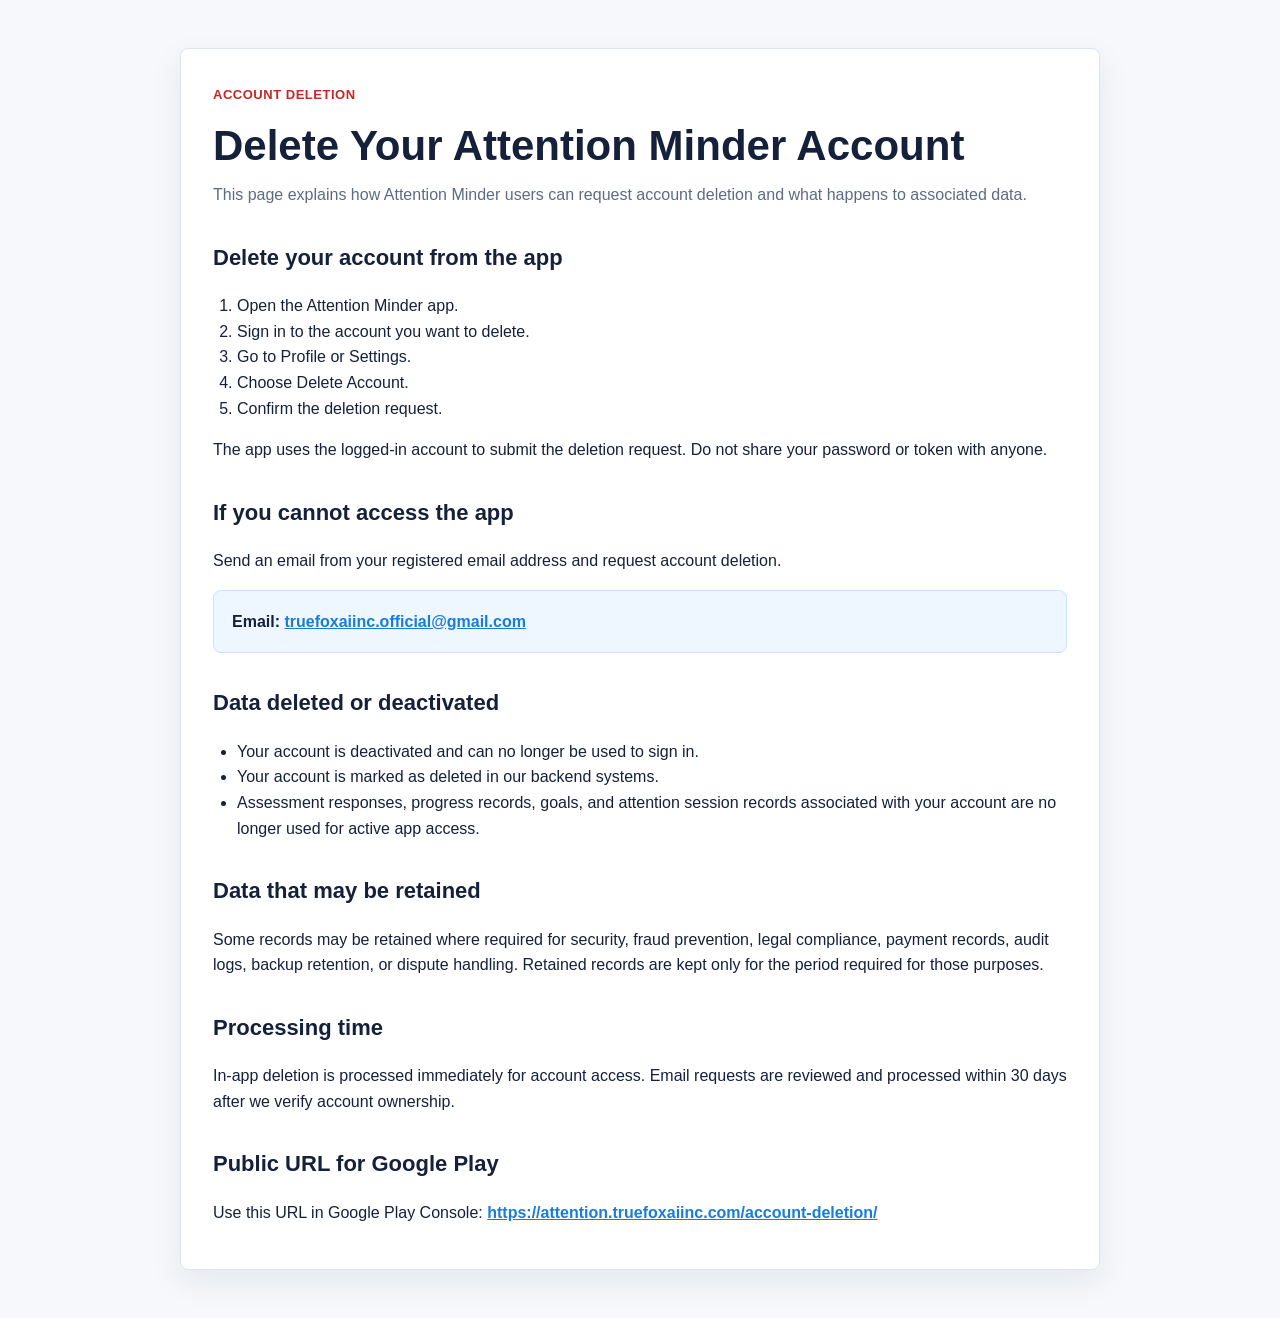
<file: templates/account_deletion.html>
<!doctype html>
<html lang="en">
<head>
    <meta charset="utf-8">
    <meta name="viewport" content="width=device-width, initial-scale=1">
    <title>Delete Your Attention Minder Account</title>
    <style>
        :root {
            color-scheme: light;
            --bg: #f6f8fb;
            --panel: #ffffff;
            --text: #15213a;
            --muted: #5d6b82;
            --border: #dce4ef;
            --brand: #177ddc;
            --danger: #c62828;
        }
        * {
            box-sizing: border-box;
        }
        body {
            margin: 0;
            background: var(--bg);
            color: var(--text);
            font-family: Arial, Helvetica, sans-serif;
            line-height: 1.6;
        }
        main {
            width: min(920px, calc(100% - 32px));
            margin: 0 auto;
            padding: 48px 0;
        }
        .panel {
            background: var(--panel);
            border: 1px solid var(--border);
            border-radius: 8px;
            padding: 32px;
            box-shadow: 0 12px 32px rgba(21, 33, 58, 0.08);
        }
        h1 {
            margin: 0 0 12px;
            font-size: clamp(28px, 4vw, 42px);
            line-height: 1.15;
        }
        h2 {
            margin-top: 32px;
            font-size: 22px;
        }
        p {
            margin: 12px 0;
        }
        ul, ol {
            padding-left: 24px;
        }
        a {
            color: var(--brand);
            font-weight: 700;
        }
        .badge {
            display: inline-block;
            margin-bottom: 16px;
            color: var(--danger);
            font-weight: 700;
            text-transform: uppercase;
            letter-spacing: 0.04em;
            font-size: 13px;
        }
        .muted {
            color: var(--muted);
        }
        .contact {
            background: #eef6ff;
            border: 1px solid #c9e2ff;
            border-radius: 8px;
            padding: 18px;
            margin-top: 16px;
        }
    </style>
</head>
<body>
    <main>
        <section class="panel">
            <span class="badge">Account deletion</span>
            <h1>Delete Your Attention Minder Account</h1>
            <p class="muted">
                This page explains how Attention Minder users can request account deletion and what happens to associated data.
            </p>

            <h2>Delete your account from the app</h2>
            <ol>
                <li>Open the Attention Minder app.</li>
                <li>Sign in to the account you want to delete.</li>
                <li>Go to Profile or Settings.</li>
                <li>Choose Delete Account.</li>
                <li>Confirm the deletion request.</li>
            </ol>
            <p>
                The app uses the logged-in account to submit the deletion request. Do not share your password or token with anyone.
            </p>

            <h2>If you cannot access the app</h2>
            <p>
                Send an email from your registered email address and request account deletion.
            </p>
            <div class="contact">
                <strong>Email:</strong>
                <a href="mailto:truefoxaiinc.official@gmail.com?subject=Attention%20Minder%20Account%20Deletion%20Request">truefoxaiinc.official@gmail.com</a>
            </div>

            <h2>Data deleted or deactivated</h2>
            <ul>
                <li>Your account is deactivated and can no longer be used to sign in.</li>
                <li>Your account is marked as deleted in our backend systems.</li>
                <li>Assessment responses, progress records, goals, and attention session records associated with your account are no longer used for active app access.</li>
            </ul>

            <h2>Data that may be retained</h2>
            <p>
                Some records may be retained where required for security, fraud prevention, legal compliance, payment records, audit logs, backup retention, or dispute handling.
                Retained records are kept only for the period required for those purposes.
            </p>

            <h2>Processing time</h2>
            <p>
                In-app deletion is processed immediately for account access. Email requests are reviewed and processed within 30 days after we verify account ownership.
            </p>

            <h2>Public URL for Google Play</h2>
            <p>
                Use this URL in Google Play Console:
                <a href="https://attention.truefoxaiinc.com/account-deletion/">https://attention.truefoxaiinc.com/account-deletion/</a>
            </p>
        </section>
    </main>
</body>
</html>
</file>
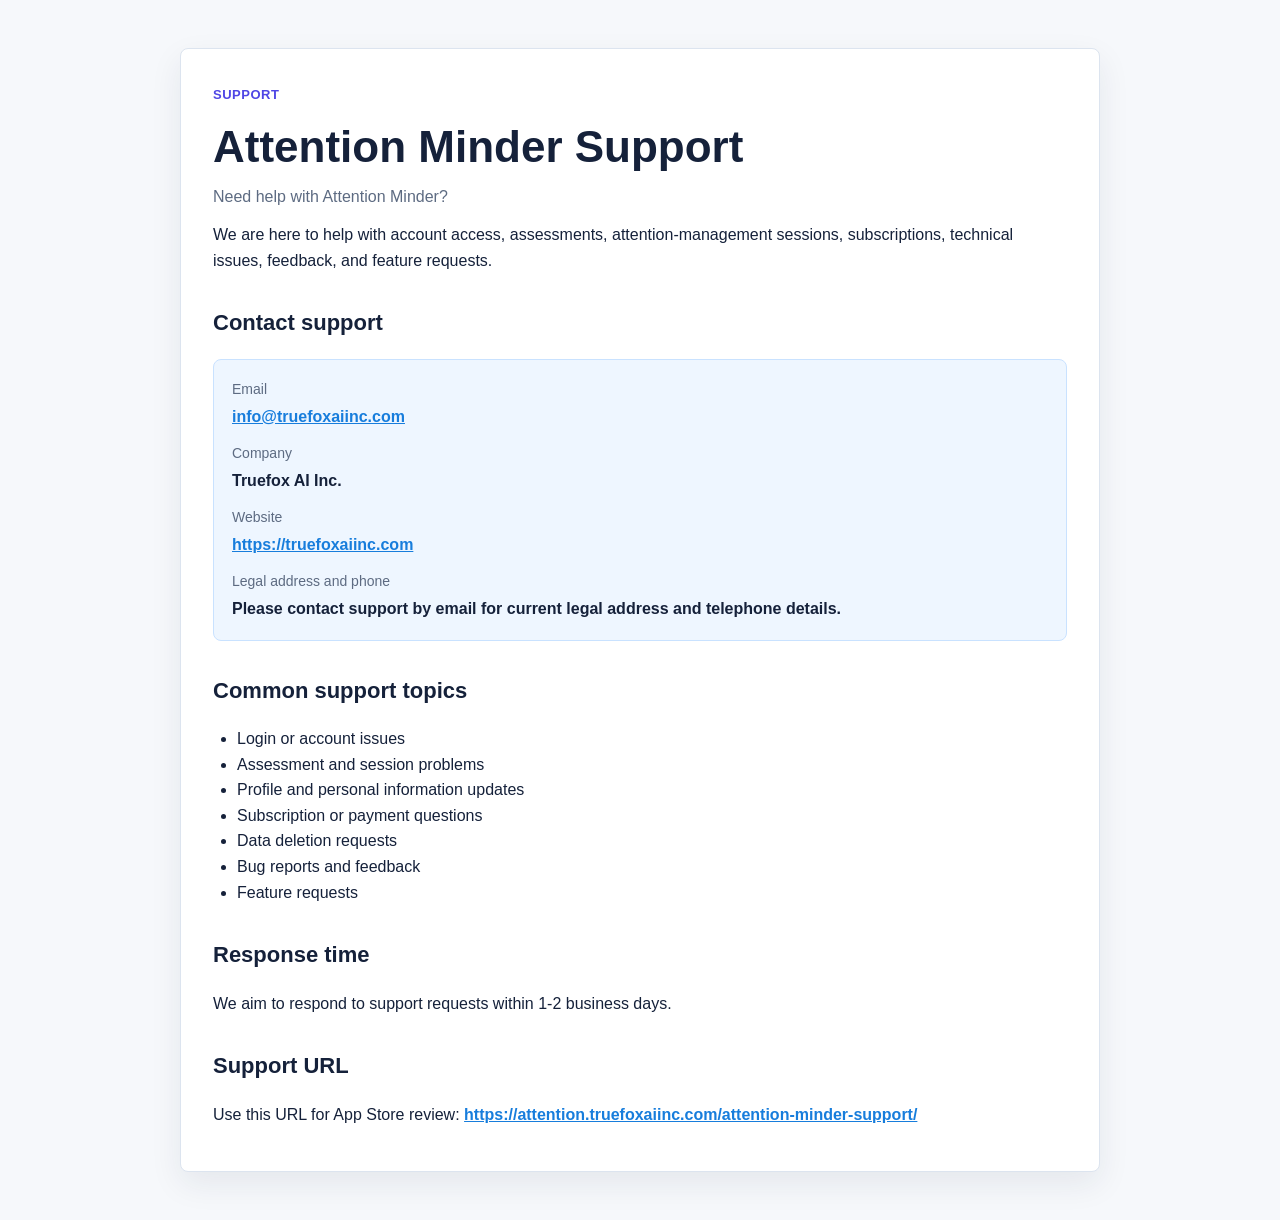
<file: templates/attention_minder_support.html>
<!doctype html>
<html lang="en">
<head>
    <meta charset="utf-8">
    <meta name="viewport" content="width=device-width, initial-scale=1">
    <title>Attention Minder Support</title>
    <style>
        :root {
            color-scheme: light;
            --bg: #f6f8fb;
            --panel: #ffffff;
            --text: #15213a;
            --muted: #5d6b82;
            --border: #dce4ef;
            --brand: #177ddc;
            --accent: #4f46e5;
        }
        * {
            box-sizing: border-box;
        }
        body {
            margin: 0;
            background: var(--bg);
            color: var(--text);
            font-family: Arial, Helvetica, sans-serif;
            line-height: 1.6;
        }
        main {
            width: min(920px, calc(100% - 32px));
            margin: 0 auto;
            padding: 48px 0;
        }
        .panel {
            background: var(--panel);
            border: 1px solid var(--border);
            border-radius: 8px;
            padding: 32px;
            box-shadow: 0 12px 32px rgba(21, 33, 58, 0.08);
        }
        .badge {
            display: inline-block;
            margin-bottom: 16px;
            color: var(--accent);
            font-weight: 700;
            text-transform: uppercase;
            letter-spacing: 0.04em;
            font-size: 13px;
        }
        h1 {
            margin: 0 0 12px;
            font-size: clamp(30px, 4vw, 44px);
            line-height: 1.15;
        }
        h2 {
            margin-top: 32px;
            font-size: 22px;
        }
        p {
            margin: 12px 0;
        }
        ul {
            padding-left: 24px;
        }
        a {
            color: var(--brand);
            font-weight: 700;
        }
        .muted {
            color: var(--muted);
        }
        .contact-card {
            display: grid;
            gap: 12px;
            background: #eef6ff;
            border: 1px solid #c9e2ff;
            border-radius: 8px;
            padding: 18px;
            margin-top: 16px;
        }
        .row {
            display: grid;
            gap: 4px;
        }
        .label {
            color: var(--muted);
            font-size: 14px;
        }
        .value {
            font-weight: 700;
        }
    </style>
</head>
<body>
    <main>
        <section class="panel">
            <span class="badge">Support</span>
            <h1>Attention Minder Support</h1>
            <p class="muted">Need help with Attention Minder?</p>
            <p>
                We are here to help with account access, assessments, attention-management sessions,
                subscriptions, technical issues, feedback, and feature requests.
            </p>

            <h2>Contact support</h2>
            <div class="contact-card">
                <div class="row">
                    <span class="label">Email</span>
                    <a class="value" href="mailto:info@truefoxaiinc.com?subject=Attention%20Minder%20Support%20Request">info@truefoxaiinc.com</a>
                </div>
                <div class="row">
                    <span class="label">Company</span>
                    <span class="value">Truefox AI Inc.</span>
                </div>
                <div class="row">
                    <span class="label">Website</span>
                    <a class="value" href="https://truefoxaiinc.com">https://truefoxaiinc.com</a>
                </div>
                <div class="row">
                    <span class="label">Legal address and phone</span>
                    <span class="value">Please contact support by email for current legal address and telephone details.</span>
                </div>
            </div>

            <h2>Common support topics</h2>
            <ul>
                <li>Login or account issues</li>
                <li>Assessment and session problems</li>
                <li>Profile and personal information updates</li>
                <li>Subscription or payment questions</li>
                <li>Data deletion requests</li>
                <li>Bug reports and feedback</li>
                <li>Feature requests</li>
            </ul>

            <h2>Response time</h2>
            <p>
                We aim to respond to support requests within 1-2 business days.
            </p>

            <h2>Support URL</h2>
            <p>
                Use this URL for App Store review:
                <a href="https://attention.truefoxaiinc.com/attention-minder-support/">https://attention.truefoxaiinc.com/attention-minder-support/</a>
            </p>
        </section>
    </main>
</body>
</html>
</file>
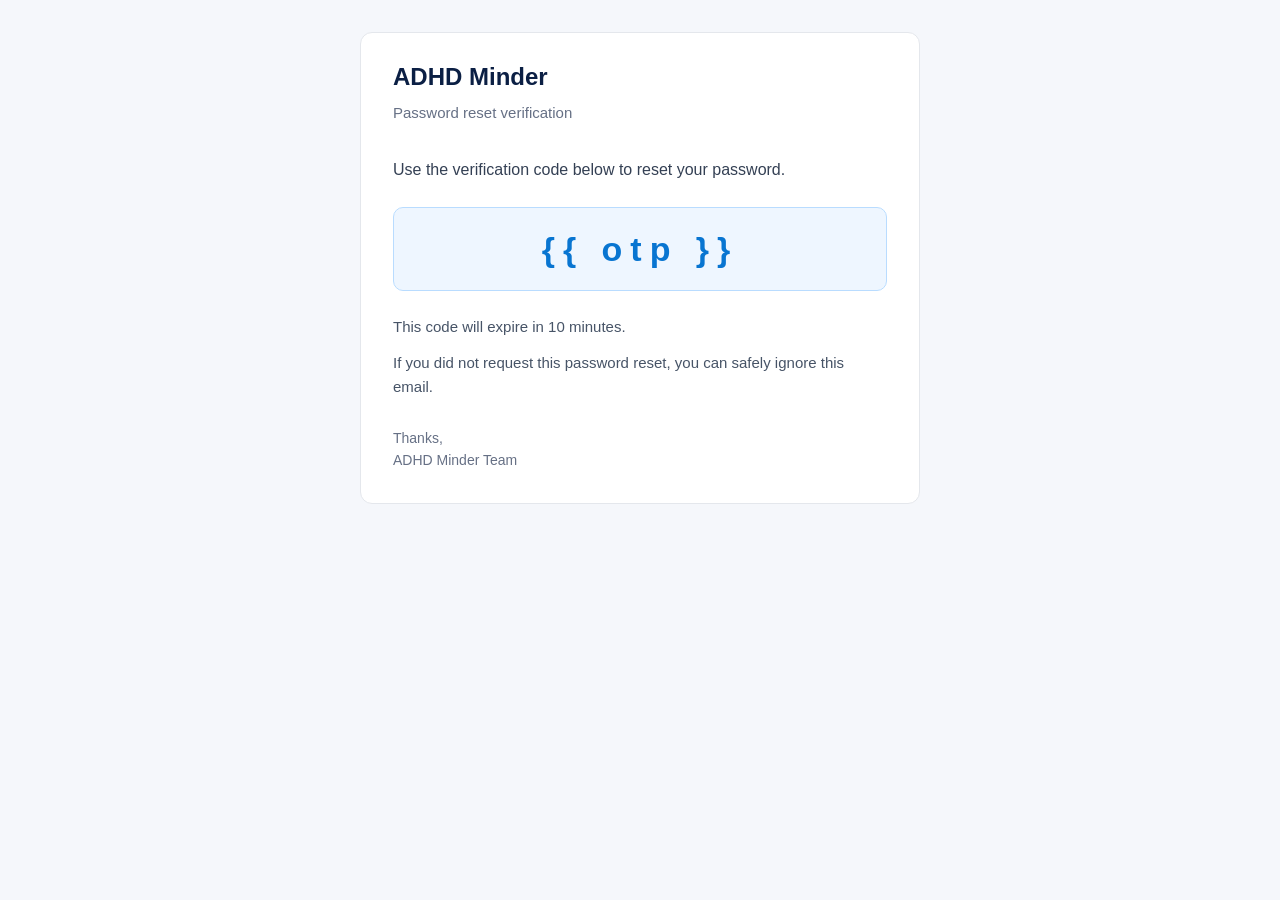
<file: templates/users/emails/password_reset_otp.html>
<!doctype html>
<html lang="en">
<head>
  <meta charset="utf-8">
  <meta name="viewport" content="width=device-width, initial-scale=1">
  <title>Password Reset Code</title>
</head>
<body style="margin:0;padding:0;background:#f5f7fb;font-family:Arial,Helvetica,sans-serif;color:#101828;">
  <table role="presentation" width="100%" cellspacing="0" cellpadding="0" style="background:#f5f7fb;margin:0;padding:32px 16px;">
    <tr>
      <td align="center">
        <table role="presentation" width="100%" cellspacing="0" cellpadding="0" style="max-width:560px;background:#ffffff;border:1px solid #e4e7ec;border-radius:12px;overflow:hidden;">
          <tr>
            <td style="padding:28px 32px 12px 32px;">
              <h1 style="margin:0;font-size:24px;line-height:32px;color:#0b1f44;">ADHD Minder</h1>
              <p style="margin:8px 0 0 0;font-size:15px;line-height:24px;color:#667085;">Password reset verification</p>
            </td>
          </tr>
          <tr>
            <td style="padding:20px 32px 0 32px;">
              <p style="margin:0 0 16px 0;font-size:16px;line-height:26px;color:#344054;">
                Use the verification code below to reset your password.
              </p>
              <div style="margin:24px 0;padding:20px;border-radius:10px;background:#eef6ff;text-align:center;border:1px solid #b9dcff;">
                <div style="font-size:34px;line-height:42px;font-weight:700;letter-spacing:8px;color:#0875d1;">{{ otp }}</div>
              </div>
              <p style="margin:0 0 12px 0;font-size:15px;line-height:24px;color:#475467;">
                This code will expire in 10 minutes.
              </p>
              <p style="margin:0;font-size:15px;line-height:24px;color:#475467;">
                If you did not request this password reset, you can safely ignore this email.
              </p>
            </td>
          </tr>
          <tr>
            <td style="padding:28px 32px 32px 32px;">
              <p style="margin:0;font-size:14px;line-height:22px;color:#667085;">
                Thanks,<br>
                ADHD Minder Team
              </p>
            </td>
          </tr>
        </table>
      </td>
    </tr>
  </table>
</body>
</html>
</file>
